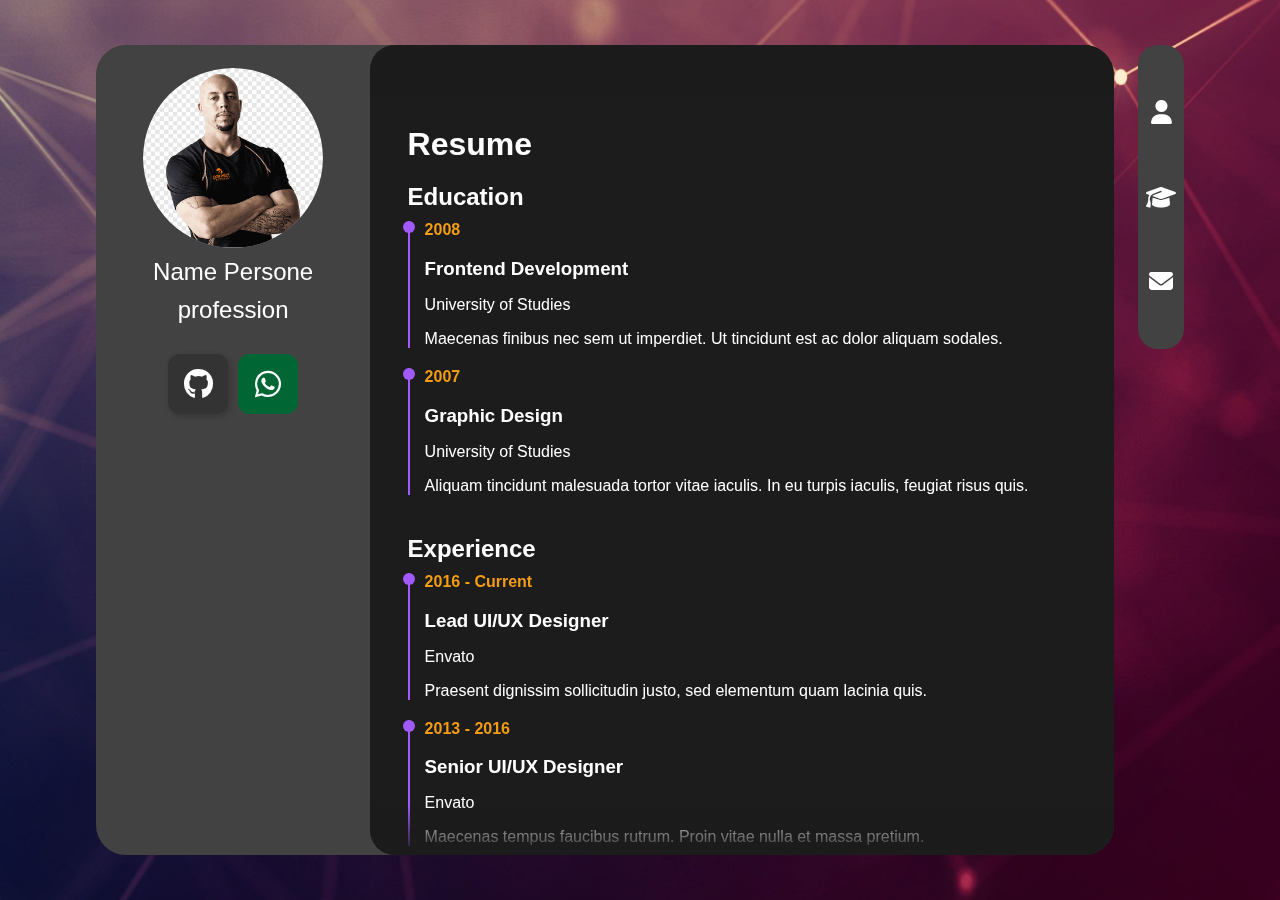
<file: index.html>
<!DOCTYPE html>
<html lang="ru">

<head>
    <meta charset="UTF-8">
    <?xml version="1.0" encoding="utf-8"?>
    <meta name="viewport" content="width=device-width, initial-scale=1, minimum-scale=1, maximum-scale=1, user-scalable=no">
    <title>Сайт-визитка</title>
    <link rel="stylesheet" href="styles.css">
    <link rel="stylesheet" href="https://cdnjs.cloudflare.com/ajax/libs/font-awesome/6.5.1/css/all.min.css">
    <script src="script.js" defer></script>
</head>

<body>
    <button class="mobile-menu-toggle">
        <i class="fas fa-bars"></i>
    </button>
    <div class="parallax-background"></div>
    <div class="wireframe">
        <div class="content">

                        <!-- Мобильное меню -->
                        <div class="mobile-menu-overlay">
                            <nav class="mobile-menu">
                                <div class="mobile-menu-header">
                                    <div class="mobile-avatar">
                                        <img src="images/fitness.png" alt="avatar">
                                    </div>
                                    <div class="mobile-profile">
                                        <div class="name">Name Persone</div>
                                        <div class="profession">profession</div>
                                    </div>
                                </div>
                
                                <div class="mobile-nav-buttons">
                                    <button class="nav-button" data-page="page.html">
                                        <i class="fas fa-user"></i> Профиль
                                    </button>
                                    <button class="nav-button" data-page="page_2.html">
                                        <i class="fas fa-graduation-cap"></i> Образование
                                    </button>
                                    <button class="nav-button" data-page="page_3.html">
                                        <i class="fas fa-envelope"></i> Контакты
                                    </button>
                                </div>
                
                                <div class="mobile-contact-buttons">
                                    <a href="https://github.com/" class="github-button">
                                        <i class="fab fa-github"></i>
                                    </a>
                                    <a href="https://whatsapp.com/" class="whatsapp-button">
                                        <i class="fab fa-whatsapp"></i>
                                    </a>
                                </div>
                            </nav>
                        </div>

            <!-- Центральная панель -->
            <div class="center-panel">
                <div class="rectangle-1">
                    <div class="left-panel">
                        <div class="profile">
                            <div class="avatar">
                                <img src="images/fitness.png" alt="avatar">
                            </div>
                            <div class="name">Name Persone</div>
                            <div class="profession">profession</div>
                        </div>

                        <div class="contact-buttons">
                            <a href="https://github.com/" target="_blank" class="github-button">
                                <i class="fab fa-github"></i>
                            </a>
                            <a href="https://whatsapp.com/" target="_blank" class="whatsapp-button">
                                <i class="fab fa-whatsapp"></i>
                            </a>
                        </div>
                    </div>
                    <div class="rectangle-2">
                        <iframe src="page.html" class="embedded-page" frameborder="0" allowtransparency="true"></iframe>
                        <div class="gradient-top"></div>
                        <div class="gradient-bottom"></div>
                    </div>
                </div>
                <!-- Блок навигации справа от центральной панели -->
                <div class="navigation-block">
                    <div class="navigation-bar">
                        <button class="nav-button" data-page="page.html">
                            <i class="fas fa-user fa-2x"></i> <!-- Был home, заменён на user -->
                        </button>
                        <button class="nav-button" data-page="page_2.html">
                            <i class="fas fa-graduation-cap fa-2x"></i> <!-- Был user, заменён на education -->
                        </button>
                        <button class="nav-button" data-page="page_3.html">
                            <i class="fas fa-envelope fa-2x"></i>
                        </button>
                    </div>
                </div>
            </div>
        </div>
    </div>
</body>

</html>
</file>
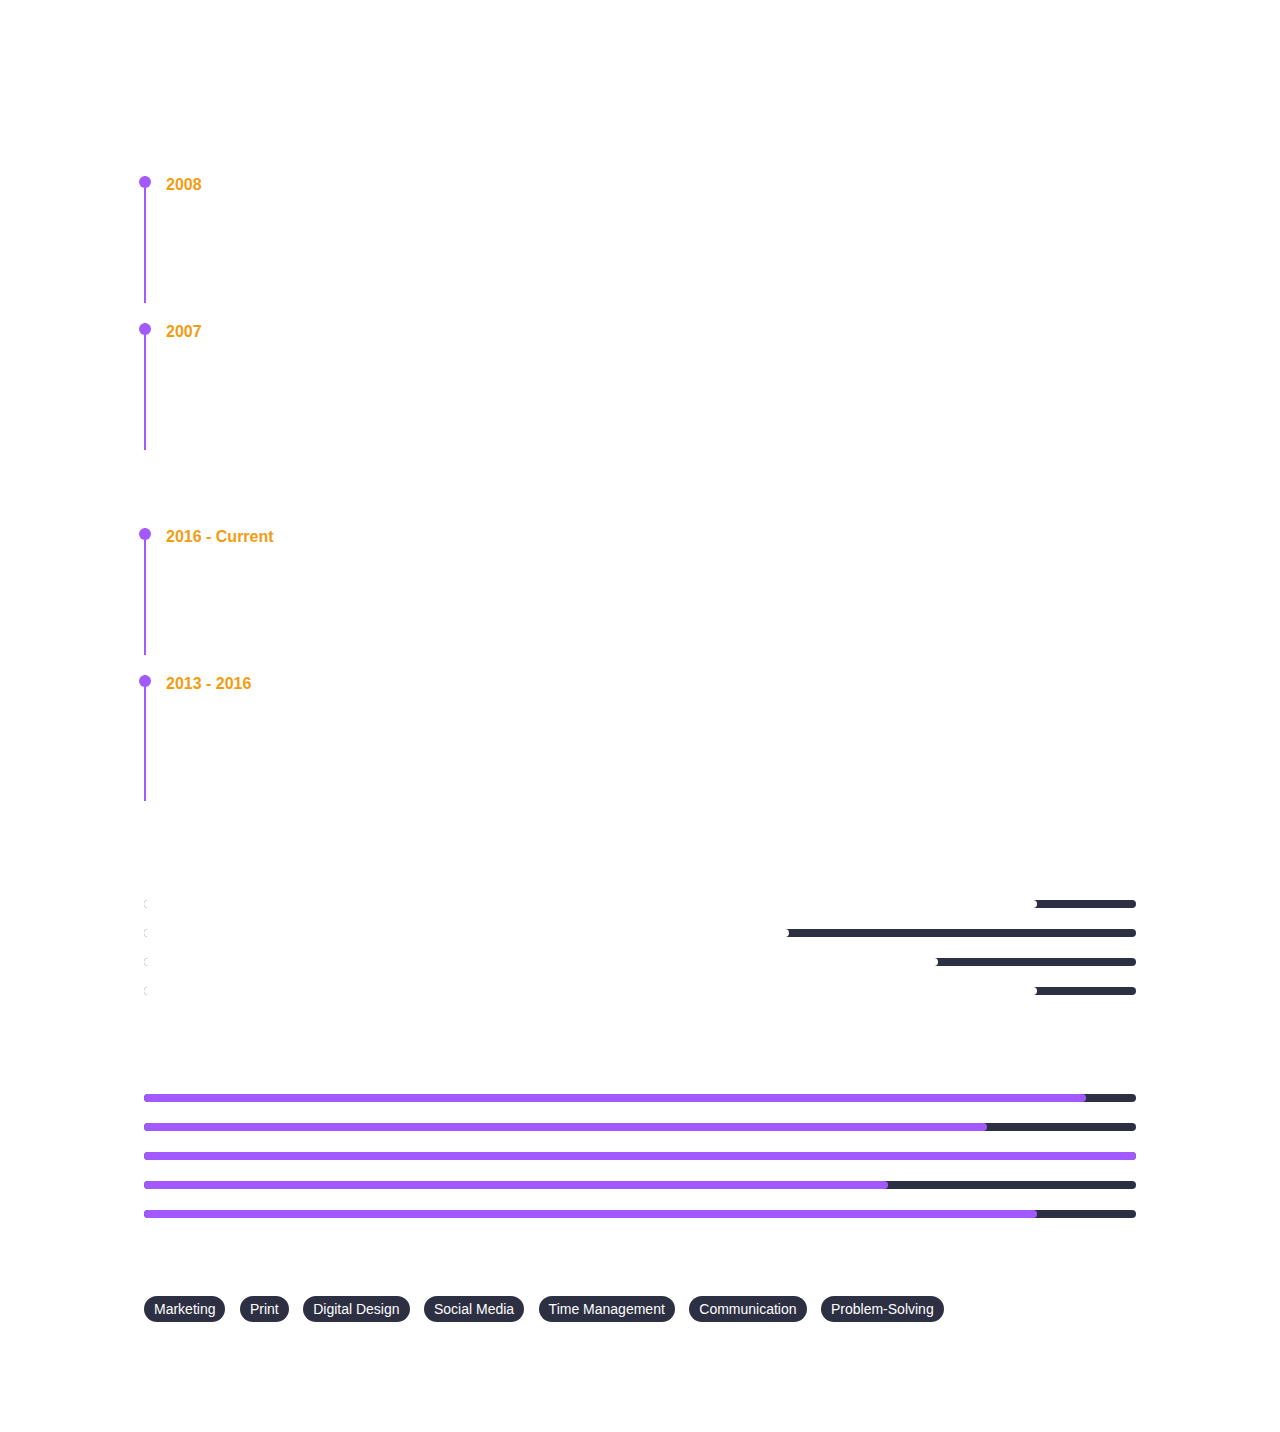
<file: page.html>
<!DOCTYPE html>
<html lang="en">

<head>
    <meta charset="UTF-8">
    <meta name="viewport" content="width=device-width, initial-scale=1.0">
    <link rel="stylesheet" href="https://cdnjs.cloudflare.com/ajax/libs/font-awesome/6.5.1/css/all.min.css">
    <title>Resume</title>
    <script>
        document.addEventListener('mousemove', (e) => {
            window.parent.postMessage({
                type: 'mousemove',
                x: e.clientX,
                y: e.clientY
            }, '*');
        });
    </script>
    <script>
        let timeout;
        window.addEventListener('scroll', () => {
            document.body.classList.add('scrolling');
            clearTimeout(timeout);
            timeout = setTimeout(() => {
                document.body.classList.remove('scrolling');
            }, 1000); // Скрыть через 1 секунду после остановки прокрутки
        });
    </script>
    <style>
        body {
            margin: 0;
            padding: 20px;
            font-family: 'Inter', sans-serif;
            color: white;
            background: transparent;
            overflow-y: scroll;
            transition: scrollbar-color 0.5s ease;
        }

        /* Скрытая полоса прокрутки по умолчанию */
        ::-webkit-scrollbar {
            width: 12px;
            opacity: 0;
            transition: opacity 0.5s ease;
        }

        ::-webkit-scrollbar-track {
            background: transparent;
            margin: 20px 0;
            border-radius: 12px;
        }

        ::-webkit-scrollbar-thumb {
            background-color: rgba(63, 63, 63, 0.7);
            border-radius: 12px;
            height: 60px;
            min-height: 40px;
        }

        /* Видимая полоса прокрутки при прокрутке */
        body.scrolling ::-webkit-scrollbar {
            opacity: 1;
        }

        .container {
            width: 80%;
            margin: 0 auto;
            padding: 40px 0;
        }

        h1,
        h2,
        h3 {
            color: white;
            margin-bottom: 10px;
        }

        .section {
            margin-bottom: 40px;
        }

        .timeline .entry {
            border-left: 2px solid #a259ff;
            padding-left: 20px;
            margin-bottom: 20px;
            position: relative;
        }

        .timeline .entry::before {
            content: "";
            width: 12px;
            height: 12px;
            background-color: #a259ff;
            border-radius: 50%;
            position: absolute;
            left: -7px;
            top: 0;
        }

        .year {
            font-weight: bold;
            color: #f39c12;
        }

        .skill p {
            margin: 0;
            font-size: 14px;
        }

        .progress {
            background-color: #2d2f43;
            border-radius: 10px;
            height: 8px;
            margin-top: 5px;
        }

        .progress .bar {
            height: 100%;
            border-radius: 10px;
            background-color: white;
        }

        .progress.purple .bar {
            background-color: #a259ff;
        }

        .knowledge .tags span {
            background-color: #2d2f43;
            padding: 5px 10px;
            border-radius: 20px;
            margin-right: 10px;
            display: inline-block;
            margin-bottom: 10px;
            font-size: 14px;
        }

        @media (max-width: 768px) {
            .container {
                width: 95%;
            }

            .timeline .entry {
                padding-left: 15px;
            }

            .knowledge .tags span {
                font-size: 12px;
            }
        }

        /* Убираем pointer-events: none с элементов */
        .wireframe,
        .parallax-layer,
        body::before {
            pointer-events: none !important;
        }

        .rectangle-2,
        iframe {
            pointer-events: auto !important;
        }
    </style>
</head>

<body>
    <div class="container">
        <section class="resume">
            <h1>Resume</h1>
            <div class="section">
                <h2>Education</h2>
                <div class="timeline">
                    <div class="entry">
                        <span class="year">2008</span>
                        <h3>Frontend Development</h3>
                        <p>University of Studies</p>
                        <p>Maecenas finibus nec sem ut imperdiet. Ut tincidunt est ac dolor aliquam sodales.</p>
                    </div>
                    <div class="entry">
                        <span class="year">2007</span>
                        <h3>Graphic Design</h3>
                        <p>University of Studies</p>
                        <p>Aliquam tincidunt malesuada tortor vitae iaculis. In eu turpis iaculis, feugiat risus quis.
                        </p>
                    </div>
                </div>
            </div>

            <div class="section">
                <h2>Experience</h2>
                <div class="timeline">
                    <div class="entry">
                        <span class="year">2016 - Current</span>
                        <h3>Lead UI/UX Designer</h3>
                        <p>Envato</p>
                        <p>Praesent dignissim sollicitudin justo, sed elementum quam lacinia quis.</p>
                    </div>
                    <div class="entry">
                        <span class="year">2013 - 2016</span>
                        <h3>Senior UI/UX Designer</h3>
                        <p>Envato</p>
                        <p>Maecenas tempus faucibus rutrum. Proin vitae nulla et massa pretium.</p>
                    </div>
                </div>
            </div>

            <div class="section skills">
                <h2>Design Skills</h2>
                <div class="skill">
                    <p>Web Design</p>
                    <div class="progress">
                        <div class="bar" style="width: 90%;"></div>
                    </div>
                </div>
                <div class="skill">
                    <p>Print Design</p>
                    <div class="progress">
                        <div class="bar" style="width: 65%;"></div>
                    </div>
                </div>
                <div class="skill">
                    <p>Logo Design</p>
                    <div class="progress">
                        <div class="bar" style="width: 80%;"></div>
                    </div>
                </div>
                <div class="skill">
                    <p>Graphic Design</p>
                    <div class="progress">
                        <div class="bar" style="width: 90%;"></div>
                    </div>
                </div>
            </div>

            <div class="section skills">
                <h2>Coding Skills</h2>
                <div class="skill">
                    <p>JavaScript</p>
                    <div class="progress purple">
                        <div class="bar" style="width: 95%;"></div>
                    </div>
                </div>
                <div class="skill">
                    <p>PHP</p>
                    <div class="progress purple">
                        <div class="bar" style="width: 85%;"></div>
                    </div>
                </div>
                <div class="skill">
                    <p>HTML/CSS</p>
                    <div class="progress purple">
                        <div class="bar" style="width: 100%;"></div>
                    </div>
                </div>
                <div class="skill">
                    <p>Smarty/Twig</p>
                    <div class="progress purple">
                        <div class="bar" style="width: 75%;"></div>
                    </div>
                </div>
                <div class="skill">
                    <p>Perl</p>
                    <div class="progress purple">
                        <div class="bar" style="width: 90%;"></div>
                    </div>
                </div>
            </div>

            <div class="section knowledge">
                <h2>Knowledges</h2>
                <div class="tags">
                    <span>Marketing</span>
                    <span>Print</span>
                    <span>Digital Design</span>
                    <span>Social Media</span>
                    <span>Time Management</span>
                    <span>Communication</span>
                    <span>Problem-Solving</span>
                </div>
            </div>
        </section>
    </div>
</body>

</html>
</file>
<file: styles.css>
body {
    margin: 0;
    padding: 0;
    font-family: 'Inter', sans-serif;
    color: white;
    overflow: hidden;
    height: 100vh;
    --x: 50%;
    --y: 50%;
}

.wireframe {
    position: relative;
    width: 100vw;
    height: 100vh;
    background-image: url('background_2.jpg');
    background-size: 200% 200%;
    background-position: var(--x) var(--y);
    transition: background-position 0.1s ease-out;
    will-change: background-position;
    overflow: hidden;
    pointer-events: none;
}

.wireframe::before {
    content: '';
    position: absolute;
    top: 0;
    left: 0;
    width: 100%;
    height: 100%;
    background-image: url('background_2.jpg');
    background-size: cover;
    background-position: var(--x) var(--y);
    z-index: -1;
    will-change: transform;
    transition: transform 0.1s ease-out;
    pointer-events: none;
}

body {
    perspective: 1px;
    overflow-x: hidden;
    overflow-y: auto;
}

.parallax-layer {
    position: absolute;
    top: 0;
    left: 0;
    width: 100%;
    height: 100%;
    transform: translateZ(-1px) scale(2);
    background-image: url('background_2.jpg');
    background-size: cover;
    background-position: var(--x) var(--y);
    z-index: -2;
    transition: background-position 0.1s ease-out;
    pointer-events: none;
}

body::before {
    content: "";
    position: fixed;
    top: 0;
    left: 0;
    width: 100%;
    height: 100%;
    background-image: url('background_2.jpg');
    background-size: cover;
    background-position: var(--x) var(--y);
    z-index: -3;
    transition: background-position 0.1s ease-out;
    pointer-events: none;
}

.content {
    position: relative;
    z-index: 1;
    width: 100%;
    height: 100%;
    display: flex;
    justify-content: center;
    align-items: center;
}

.center-panel {
    position: relative;
    width: 85%;
    height: 90vh;
    max-width: 1200px;
    aspect-ratio: 1.4;
    /* Золотое сечение */
    max-height: 90vh;
    min-height: 500px;
    min-width: 800px;
    display: flex;
    justify-content: space-between;
    align-items: center;
    z-index: 2;
}

.rectangle-1 {
    position: relative;
    width: calc(100% - 80px);
    /* Учитываем ширину navigation-block */
    height: 100%;
    background: #424242;
    border-radius: 25px;
    display: flex;
    z-index: 2;
    overflow: hidden;
}

.left-panel {
    display: flex;
    flex-direction: column;
    align-items: center;
    gap: 30px;
    /* Было 20px */
    padding: 30px;
    /* Было 20px */
    width: 400px;
    /* Было 350px */
    height: 100%;
}

.profile {
    display: flex;
    flex-direction: column;
    align-items: center;
    gap: 10px;
}

.avatar {
    width: 180px;
    /* Было 150px */
    height: 180px;
    /* Было 150px */
    background: #808080;
    border-radius: 50%;
    overflow: hidden;
}

.avatar img {
    width: 100%;
    height: 100%;
    object-fit: cover;
    border-radius: 50%;
}

.name,
.profession {
    color: white;
    font-size: 24px;
}

.contact-buttons {
    display: flex;
    gap: 10px;
}

.contact-buttons button,
.nav-button {
    width: 64px;
    /* Было 56px */
    height: 64px;
    /* Было 56px */
    background: #808080;
    border-radius: 12px;
    display: flex;
    align-items: center;
    justify-content: center;
    padding: 0;
    cursor: pointer;
}

.contact-buttons button i,
.nav-button i {
    font-size: 24px;
    color: #ffffff;
}

iframe {
    position: relative;
    z-index: 2;
    overflow: hidden;
}

.rectangle-2 {
    position: relative;
    z-index: 2;
    width: 100%;
    height: 100%;
    background: #1C1C1C;
    border-radius: 25px;
    overflow: hidden;
}

.navigation-block {
    width: 46px;
    height: 100%;
    justify-content: center;
    align-items: center;
}

.navigation-bar {
    width: 100%;
    height: 35%;
    background: #424242;
    border-radius: 20px;
    display: flex;
    flex-direction: column;
    justify-content: space-evenly;
    align-items: center;
    padding: 10px 0;
}

.nav-button {
    width: 80%;
    height: 20%;
    border-radius: 4px;
    background-color: transparent;
    /* Прозрачный фон */
    border: none;
    /* Убрать обводку */
    color: transparent;
    /* Сделать текст прозрачным */
    cursor: default;
}

.rectangle-2 iframe {
    position: relative;
    overflow: hidden;
    z-index: 2;
    width: 100%;
    height: 100%;
    border: none;
    background: transparent;
    overflow: auto;
    border-radius: 25px;
    scrollbar-width: thin;
    scrollbar-color: rgba(33, 33, 33, 0.7) rgba(192, 192, 192, 0.3);
}

/* Градиент на странице */
.gradient-top,
.gradient-bottom {
    position: absolute;
    left: 0;
    right: 0;
    height: 50px;
    /* Высота градиентов */
    pointer-events: none;
    /* Градиенты не должны мешать кликам по iframe */
}

.gradient-top {
    top: 0;
    /* Сверху */
    background: linear-gradient(to bottom, rgba(28, 28, 28, 1), rgba(28, 28, 28, 0));
    /* Темный градиент сверху */
    z-index: 2;
    /* На переднем плане */
}

.gradient-bottom {
    bottom: 0;
    /* Снизу */
    background: linear-gradient(to top, rgba(28, 28, 28, 1), rgba(28, 28, 28, 0));
    /* Темный градиент снизу */
    z-index: 2;
    /* На переднем плане */
}


/* Параллакс-эффект активен на всем экране */
html,
body,
.content,
.center-panel,
.rectangle-1,
.rectangle-2,
.rectangle-2,
iframe {
    pointer-events: auto;
}

.wireframe,
.parallax-layer,
body::before {
    pointer-events: none;
}

.rectangle-2,
iframe {
    pointer-events: none;
}

.rectangle-2 *,
iframe * {
    pointer-events: auto;
}

/* кнопки */
.github-button {
    display: inline-flex;
    align-items: center;
    justify-content: center;
    width: 60px;
    height: 60px;
    background-color: #333;
    border-radius: 12px;
    color: white;
    font-size: 30px;
    text-decoration: none;
    box-shadow: 2px 2px 6px rgba(0, 0, 0, 0.2);
    transition: background-color 0.3s ease, transform 0.2s ease;
}

.github-button:hover {
    background-color: #2b2b2b;
    transform: translateY(-3px);
}

.github-button:active {
    transform: translateY(0);
}

.whatsapp-button {
    display: inline-flex;
    align-items: center;
    justify-content: center;
    width: 60px;
    height: 60px;
    background-color: #063;
    border-radius: 12px;
    color: white;
    font-size: 30px;
    text-decoration: none;
    transition: background-color 0.3s ease, transform 0.2s ease;
}

.whatsapp-button:hover {
    background-color: #202d32;
    color: #24c460;
    transform: translateY(-3px);
}

.whatsapp-button:active {
    transform: translateY(0);
}

/* ---- АДАПТАЦИЯ ---- */

/* Адаптация соотношения сторон */
@media (max-aspect-ratio: 1/1) {
    .center-panel {
        aspect-ratio: 0.8;
        max-width: 95vw;
        min-width: unset;
    }
}

@media (min-width: 1920px) and (min-aspect-ratio: 16/9) {
    .center-panel {
        aspect-ratio: 2/1;
        max-width: 1800px;
    }
}

@media (max-width: 1366px) {
    .center-panel {
        aspect-ratio: 1.2;
        min-height: 600px;
    }
}

/* Для вертикальных экранов */
@media (max-height: 700px) {
    .center-panel {
        aspect-ratio: 0.7;
        max-height: 95vh;
    }
}

.rectangle-1 {
    width: calc(100% - 70px);
    height: 100%;
    border-radius: 30px;
}

.left-panel {
    width: min(400px, 30%);
    padding: 2.5vh 2vw;
}

/* Оптимизация аватара */
.avatar {
    width: min(180px, 20vh);
    height: min(180px, 20vh);
}

/* Адаптивные шрифты */
.name,
.profession {
    font-size: clamp(18px, 2vh + 1vw, 24px);
}

/* Респонсивные кнопки */
.contact-buttons button,
.nav-button {
    width: clamp(48px, 6vh, 64px);
    height: clamp(48px, 6vh, 64px);
}

/* Для больших экранов */
@media (min-width: 2000px) {
    .center-panel {
        aspect-ratio: 21/9;
        max-width: 2000px;
    }

    .left-panel {
        width: 500px;
    }

    .avatar {
        width: 220px;
        height: 220px;
    }
}

/* Для маленьких экранов */
@media (max-width: 1280px) and (max-height: 800px) {
    .center-panel {
        aspect-ratio: 1;
        max-height: 95vh;
        min-height: 400px;
    }

    .left-panel {
        width: 300px;
        padding: 15px;
    }
}

/* Скрываем мобильные элементы по умолчанию */
.mobile-menu-toggle,
.mobile-menu,
.mobile-menu-overlay {
    display: none;
}


/* Мобильная версия */
@media (max-width: 768px) {
    body.menu-open {
        touch-action: none;
        overflow: hidden;
    }

    .wireframe,
    .content,
    .center-panel,
    .rectangle-1,
    .rectangle-2 {
        width: 100% !important;
        height: 100% !important;
        border-radius: 0 !important;
        min-width: 0 !important;
        min-height: 0 !important;
        max-width: none !important;
        max-height: none !important;
    }

    .rectangle-2 iframe {
        height: 100vh !important;
    }

    .mobile-menu-toggle,
    .mobile-menu,
    .mobile-menu-overlay {
        display: block;
    }

    .left-panel,
    .navigation-block {
        display: none !important;
    }

    .center-panel {
        height: 100vh !important;
    }

    .mobile-menu-toggle {
        position: fixed;
        top: 16px;
        left: 16px;
        z-index: 1000;
        width: 48px;
        height: 48px;
        background: rgba(66, 66, 66, 0.9);
        border-radius: 12px;
        color: white;
        cursor: pointer;
        display: flex;
        align-items: center;
        justify-content: center;
        transition: opacity 0.2s ease, transform 0.3s ease;
    }

    .mobile-menu-toggle.active {
        opacity: 0;
        pointer-events: none;
    }

    .mobile-menu {
        position: fixed;
        top: 0;
        left: -100%;
        width: 90%;
        max-width: 320px;
        height: 100vh;
        background: #424242;
        z-index: 9999;
        transition: transform 0.4s ease;
        padding: 24px 18px;
        overflow-y: auto;
        display: flex;
        flex-direction: column;
        gap: 24px;
        border-top-right-radius: 16px;
        border-bottom-right-radius: 16px;
    }

    .mobile-menu.active {
        transform: translateX(100%);
    }

    .mobile-menu-overlay {
        position: fixed;
        top: 0;
        left: 0;
        width: 100%;
        height: 100%;
        background: rgba(0, 0, 0, 0.6);
        z-index: 9998;
        opacity: 0;
        visibility: hidden;
        transition: opacity 0.4s, visibility 0.4s;
    }

    .mobile-menu-overlay.active {
        opacity: 1;
        visibility: visible;
    }

    .mobile-menu-header {
        display: flex;
        flex-direction: column;
        align-items: center;
        gap: 12px;
        padding-bottom: 20px;
        border-bottom: 1px solid rgba(255, 255, 255, 0.15);
    }

    .mobile-avatar {
        width: 88px;
        height: 88px;
        border-radius: 50%;
        overflow: hidden;
        border: 2px solid rgba(255,255,255,0.2);
    }

    .mobile-avatar img {
        width: 100%;
        height: 100%;
        object-fit: cover;
    }

    .mobile-nav-buttons {
        display: flex;
        flex-direction: column;
        gap: 16px;
        flex: 1;
        overflow-y: auto;
        -webkit-overflow-scrolling: touch;
    }

    .mobile-nav-buttons .nav-button {
        width: 100%;
        background: rgba(255, 255, 255, 0.1);
        border-radius: 8px;
        display: flex;
        align-items: center;
        gap: 16px;
        height: 48px;
        padding: 0 16px;
        font-size: 16px;
        color: white;
        transition: background 0.3s ease;
    }

    .mobile-nav-buttons .nav-button:hover {
        background: rgba(255, 255, 255, 0.2);
    }

    .mobile-nav-buttons .nav-button i {
        font-size: 20px;
    }

    .mobile-contact-buttons {
        padding: 5% 0 10%;
        display: flex;
        justify-content: center;
        gap: 24px;
        border-top: 1px solid rgba(255, 255, 255, 0.1);
    }

    .mobile-contact-buttons a {
        width: 48px;
        height: 48px;
        font-size: 24px;
        border-radius: 12px;
        box-shadow: 0 4px 12px rgba(0,0,0,0.3);
        display: flex;
        align-items: center;
        justify-content: center;
        color: white;
        transition: background 0.3s ease;
    }

    .mobile-contact-buttons a:hover {
        background: rgba(255, 255, 255, 0.2);
    }

    /* Дополнительные адаптации под разные мобильные устройства */
    @media (max-width: 480px) {
        .mobile-menu {
            width: 100%;
            border-radius: 0;
        }
        .mobile-menu-toggle {
            width: 40px;
            height: 40px;
        }
        .mobile-nav-buttons .nav-button {
            font-size: 14px;
        }
    }

    @media (min-width: 481px) and (max-width: 768px) {
        .mobile-menu {
            width: 80%;
        }
    }
}
</file>
